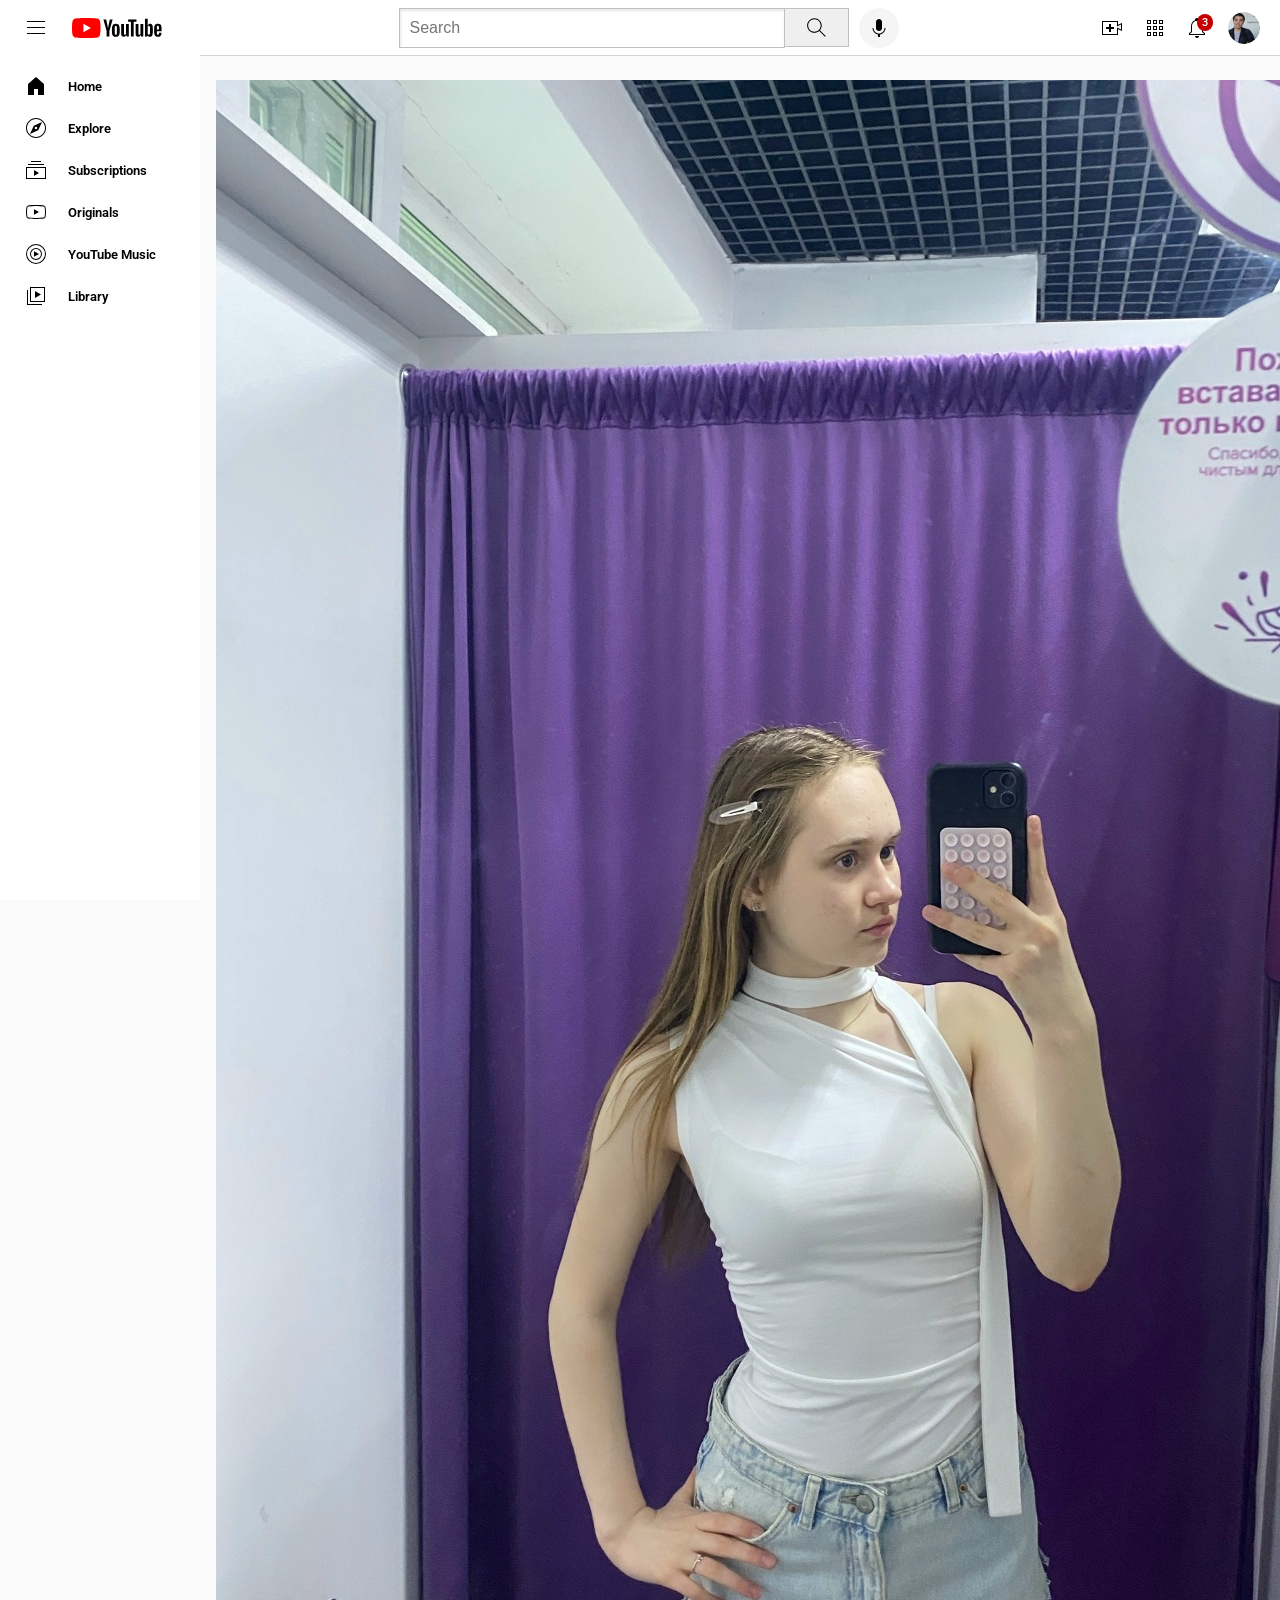
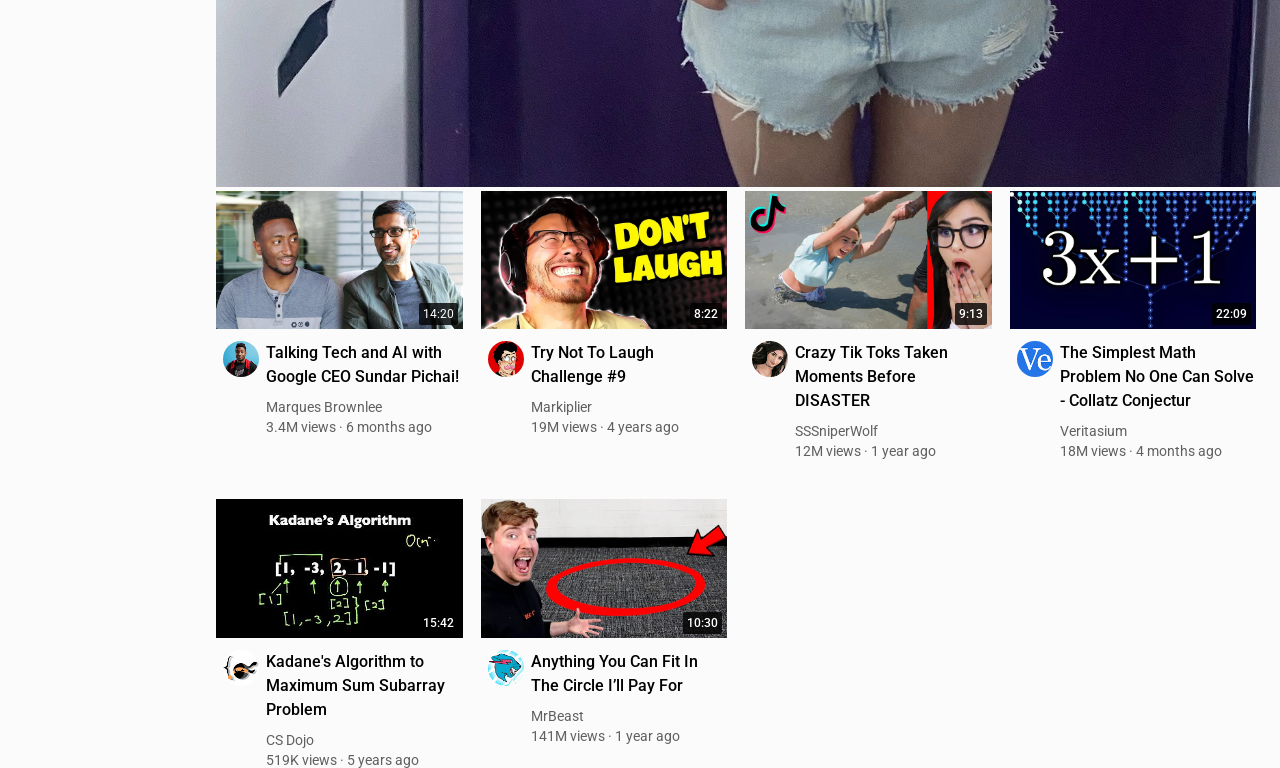
<file: index.html>
<!doctype html>
<html>
  <head>
    <title>YouTube.com</title>

    <link rel="preconnect" href="https://fonts.googleapis.com" />
    <link rel="preconnect" href="https://fonts.gstatic.com" crossorigin />
    <link
      href="https://fonts.googleapis.com/css2?family=Roboto:ital,wght@0,100..900;1,100..900&display=swap"
      rel="stylesheet"
    />

    <link rel="stylesheet" href="styles/general.css" />
    <link rel="stylesheet" href="styles/video.css" />
    <link rel="stylesheet" href="styles/header.css" />
  </head>

  <body style="padding-top: 80px">
    <img src="channel-pic/lizka.jpg" />
    <header class="header">
      <div class="left-section">
        <img class="humburger-menu" src="icons/hamburger-menu.svg" />
        <img class="youtube-logo" src="icons/youtube-logo.svg" />
      </div>
      <div class="middle-section">
        <input class="search-bar" type="text" placeholder="Search" />
        <button class="search-button">
          <img class="search-icon" src="icons/search.svg" />
          <div class="tooltip">Search</div>
        </button>
        <button class="voice-button">
          <div class="tooltip">Search with your voice</div>
          <img class="voice-icon" src="icons/voice-search-icon.svg" />
        </button>
      </div>
      <div class="right-section">
        <div class="upload-icon-div">
          <img class="upload-icon" src="icons/upload.svg" />
          <div class="tooltip">Create</div>
        </div>
        <div class="apps-icon-div">
          <img class="app-icon" src="icons/youtube-apps.svg" />
          <div class="tooltip">YouTube apps</div>
        </div>
        <div class="notifications-icon-div">
          <img class="notification-icon" src="icons/notifications.svg" />
          <div class="tooltip">Notifications</div>
          <div class="notifications-count">3</div>
        </div>
        <img class="my-channel-icon" src="channel-pic/my-channel.jpeg" />
      </div>
    </header>

    <nav class="sidebar">
      <div class="sidebar-link">
        <img src="icons/home.svg" />
        <div class="sidebar-text">Home</div>
      </div>
      <div class="sidebar-link">
        <img src="icons/explore.svg" />
        <div class="sidebar-text">Explore</div>
      </div>
      <div class="sidebar-link">
        <img src="icons/subscriptions.svg" />
        <div class="sidebar-text">Subscriptions</div>
      </div>
      <div class="sidebar-link">
        <img src="icons/originals.svg" />
        <div class="sidebar-text">Originals</div>
      </div>
      <div class="sidebar-link">
        <img src="icons/youtube-music.svg" />
        <div class="sidebar-text">YouTube Music</div>
      </div>
      <div class="sidebar-link">
        <img src="icons/library.svg" />
        <div class="sidebar-text">Library</div>
      </div>
    </nav>

    <main>
      <div class="video-grid">
        <div class="video-preview">
          <div class="thumbnail-row">
            <a href="https://www.youtube.com/watch?v=n2RNcPRtAiY">
              <img class="thumbnail" src="thumbnails\thumbnail-1.webp" />
            </a>
            <div class="video-time"><p>14:20</p></div>
          </div>

          <div class="video-info-grid">
            <div class="channel-picture">
              <div class="tooltip">
                <div style="display: flex">
                  <img
                    class="profile-picture-tooltip"
                    src="channel-pic/channel-1.jpeg"
                  />
                  <div class="tooltip-text">
                    <div class="channel-name">Marqeus Brownlee</div>
                    <div class="subscriber-count">15M subscribers</div>
                  </div>
                </div>
              </div>
              <a href="https://www.youtube.com/c/mkbhd">
                <img class="profile-picture" src="channel-pic/channel-1.jpeg" />
              </a>
            </div>
            <div class="video-info">
              <p class="video-title">
                <a
                  class="video-link"
                  href="https://www.youtube.com/watch?v=n2RNcPRtAiY"
                  >Talking Tech and AI with Google CEO Sundar Pichai!</a
                >
              </p>
              <p class="video-channel">Marques Brownlee</p>
              <p class="video-stats">3.4M views &#183; 6 months ago</p>
            </div>
          </div>
        </div>

        <div class="video-preview">
          <div class="thumbnail-row">
            <a href="https://www.youtube.com/watch?v=2Vv-J340910">
              <img class="thumbnail" src="thumbnails\thumbnail-2.webp" />
            </a>
            <div class="video-time">8:22</div>
          </div>

          <div class="video-info-grid">
            <div class="channel-picture">
              <div class="tooltip">
                <div style="display: flex">
                  <img
                    class="profile-picture-tooltip"
                    src="channel-pic/channel-2.jpeg"
                  />
                  <div class="tooltip-text">
                    <div class="channel-name">Markiplier</div>
                    <div class="subscriber-count">25M subscribers</div>
                  </div>
                </div>
              </div>
              <a href="https://www.youtube.com/c/markiplier">
                <img class="profile-picture" src="channel-pic/channel-2.jpeg" />
              </a>
            </div>
            <div class="video-info">
              <p class="video-title">
                <a
                  class="video-link"
                  href="https://www.youtube.com/watch?v=2Vv-J340910"
                  >Try Not To Laugh Challenge #9</a
                >
              </p>
              <p class="video-channel">Markiplier</p>
              <p class="video-stats">19M views &#183; 4 years ago</p>
            </div>
          </div>
        </div>

        <div class="video-preview">
          <div class="thumbnail-row">
            <a href="https://www.youtube.com/watch?v=FgjPQQeTh1w">
              <img class="thumbnail" src="thumbnails\thumbnail-3.webp" />
            </a>
            <div class="video-time">9:13</div>
          </div>

          <div class="video-info-grid">
            <div class="channel-picture">
              <div class="tooltip">
                <div style="display: flex">
                  <img
                    class="profile-picture-tooltip"
                    src="channel-pic/channel-3.jpeg"
                  />
                  <div class="tooltip-text">
                    <div class="channel-name">SSSniperWolf</div>
                    <div class="subscriber-count">6.4M subscribers</div>
                  </div>
                </div>
              </div>
              <a href="https://www.youtube.com/user/SSSniperWolf">
                <img class="profile-picture" src="channel-pic/channel-3.jpeg" />
              </a>
            </div>
            <div class="video-info">
              <p class="video-title">
                <a
                  class="video-link"
                  href="https://www.youtube.com/watch?v=FgjPQQeTh1w"
                  >Crazy Tik Toks Taken Moments Before DISASTER</a
                >
              </p>
              <p class="video-channel">SSSniperWolf</p>
              <p class="video-stats">12M views &#183; 1 year ago</p>
            </div>
          </div>
        </div>

        <div class="video-preview">
          <div class="thumbnail-row">
            <a href="https://www.youtube.com/watch?v=094y1Z2wpJg">
              <img class="thumbnail" src="thumbnails\thumbnail-4.webp" />
            </a>
            <div class="video-time">22:09</div>
          </div>

          <div class="video-info-grid">
            <div class="channel-picture">
              <div class="tooltip">
                <div style="display: flex">
                  <img
                    class="profile-picture-tooltip"
                    src="channel-pic/channel-4.jpeg"
                  />
                  <div class="tooltip-text">
                    <div class="channel-name">Veritasium</div>
                    <div class="subscriber-count">9.9M subscribers</div>
                  </div>
                </div>
              </div>
              <a href="https://www.youtube.com/c/veritasium">
                <img class="profile-picture" src="channel-pic/channel-4.jpeg" />
              </a>
            </div>
            <div class="video-info">
              <p class="video-title">
                <a
                  class="video-link"
                  href="https://www.youtube.com/watch?v=094y1Z2wpJg"
                >
                  The Simplest Math Problem No One Can Solve - Collatz Conjectur
                </a>
              </p>
              <p class="video-channel">Veritasium</p>
              <p class="video-stats">18M views &#183; 4 months ago</p>
            </div>
          </div>
        </div>

        <div class="video-preview">
          <div class="thumbnail-row">
            <a href="https://www.youtube.com/watch?v=86CQq3pKSUw">
              <img class="thumbnail" src="thumbnails\thumbnail-5.webp" />
            </a>
            <div class="video-time">15:42</div>
          </div>

          <div class="video-info-grid">
            <div class="channel-picture">
              <div class="tooltip">
                <div style="display: flex">
                  <img
                    class="profile-picture-tooltip"
                    src="channel-pic/channel-5.jpeg"
                  />
                  <div class="tooltip-text">
                    <div class="channel-name">Marqeus Brownlee</div>
                    <div class="subscriber-count">15M subscribers</div>
                  </div>
                </div>
              </div>
              <a href="https://www.youtube.com/c/CSDojo">
                <img class="profile-picture" src="channel-pic/channel-5.jpeg" />
              </a>
            </div>
            <div class="video-info">
              <p class="video-title">
                <a
                  class="video-link"
                  href="https://www.youtube.com/watch?v=86CQq3pKSUw"
                >
                  Kadane's Algorithm to Maximum Sum Subarray Problem
                </a>
              </p>
              <p class="video-channel">CS Dojo</p>
              <p class="video-stats">519K views &#183; 5 years ago</p>
            </div>
          </div>
        </div>

        <div class="video-preview">
          <div class="thumbnail-row">
            <a href="https://www.youtube.com/watch?v=yXWw0_UfSFg">
              <img class="thumbnail" src="thumbnails\thumbnail-6.webp" />
            </a>
            <div class="video-time">10:30</div>
          </div>

          <div class="video-info-grid">
            <div class="channel-picture">
              <div class="tooltip">
                <div style="display: flex">
                  <img
                    class="profile-picture-tooltip"
                    src="channel-pic/channel-6.jpeg"
                  />
                  <div class="tooltip-text">
                    <div class="channel-name">MrBeast</div>
                    <div class="subscriber-count">106M subscribers</div>
                  </div>
                </div>
              </div>
              <a
                href="https://www.youtube.com/channel/UCX6OQ3DkcsbYNE6H8uQQuVA"
              >
                <img class="profile-picture" src="channel-pic/channel-6.jpeg" />
              </a>
            </div>
            <div class="video-info">
              <p class="video-title">
                <a
                  class="video-link"
                  href="https://www.youtube.com/watch?v=yXWw0_UfSFg"
                >
                  Anything You Can Fit In The Circle I’ll Pay For
                </a>
              </p>
              <p class="video-channel">MrBeast</p>
              <p class="video-stats">141M views &#183; 1 year ago</p>
            </div>
          </div>
        </div>
      </div>
    </main>
  </body>
</html>
</file>
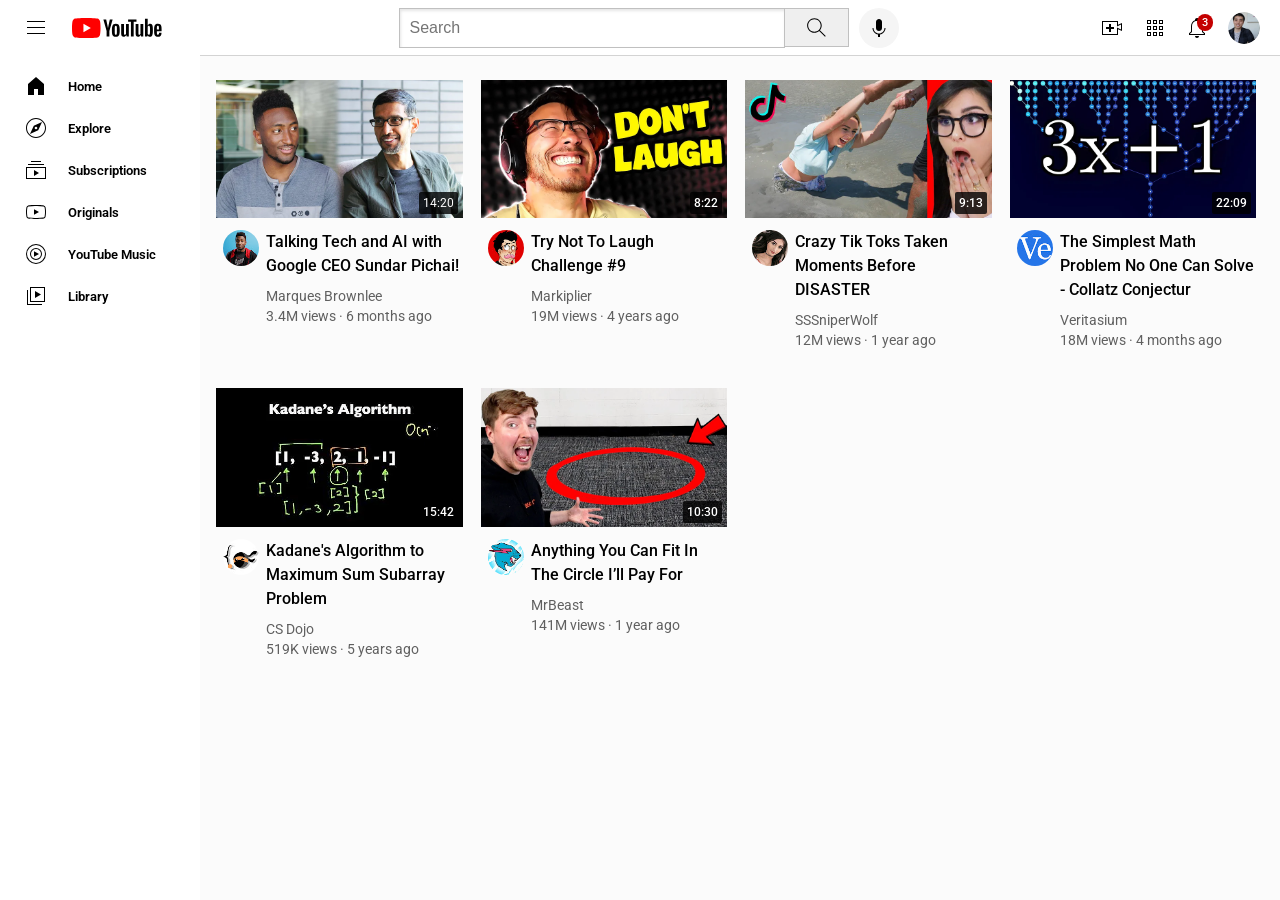
<file: youtube.html>
<!doctype html>
<html>
  <head>
    <title>YouTube.com</title>

    <link rel="preconnect" href="https://fonts.googleapis.com" />
    <link rel="preconnect" href="https://fonts.gstatic.com" crossorigin />
    <link
      href="https://fonts.googleapis.com/css2?family=Roboto:ital,wght@0,100..900;1,100..900&display=swap"
      rel="stylesheet"
    />

    <link rel="stylesheet" href="styles/general.css" />
    <link rel="stylesheet" href="styles/video.css" />
    <link rel="stylesheet" href="styles/header.css" />
  </head>

  <body style="padding-top: 80px">
    <header class="header">
      <div class="left-section">
        <img class="humburger-menu" src="icons/hamburger-menu.svg" />
        <img class="youtube-logo" src="icons/youtube-logo.svg" />
      </div>
      <div class="middle-section">
        <input class="search-bar" type="text" placeholder="Search" />
        <button class="search-button">
          <img class="search-icon" src="icons/search.svg" />
          <div class="tooltip">Search</div>
        </button>
        <button class="voice-button">
          <div class="tooltip">Search with your voice</div>
          <img class="voice-icon" src="icons/voice-search-icon.svg" />
        </button>
      </div>
      <div class="right-section">
        <div class="upload-icon-div">
          <img class="upload-icon" src="icons/upload.svg" />
          <div class="tooltip">Create</div>
        </div>
        <div class="apps-icon-div">
          <img class="app-icon" src="icons/youtube-apps.svg" />
          <div class="tooltip">YouTube apps</div>
        </div>
        <div class="notifications-icon-div">
          <img class="notification-icon" src="icons/notifications.svg" />
          <div class="tooltip">Notifications</div>
          <div class="notifications-count">3</div>
        </div>
        <img class="my-channel-icon" src="channel-pic/my-channel.jpeg" />
      </div>
    </header>

    <nav class="sidebar">
      <div class="sidebar-link">
        <img src="icons/home.svg" />
        <div class="sidebar-text">Home</div>
      </div>
      <div class="sidebar-link">
        <img src="icons/explore.svg" />
        <div class="sidebar-text">Explore</div>
      </div>
      <div class="sidebar-link">
        <img src="icons/subscriptions.svg" />
        <div class="sidebar-text">Subscriptions</div>
      </div>
      <div class="sidebar-link">
        <img src="icons/originals.svg" />
        <div class="sidebar-text">Originals</div>
      </div>
      <div class="sidebar-link">
        <img src="icons/youtube-music.svg" />
        <div class="sidebar-text">YouTube Music</div>
      </div>
      <div class="sidebar-link">
        <img src="icons/library.svg" />
        <div class="sidebar-text">Library</div>
      </div>
    </nav>

    <main>
      <div class="video-grid">
        <div class="video-preview">
          <div class="thumbnail-row">
            <a href="https://www.youtube.com/watch?v=n2RNcPRtAiY">
              <img class="thumbnail" src="thumbnails\thumbnail-1.webp" />
            </a>
            <div class="video-time"><p>14:20</p></div>
          </div>

          <div class="video-info-grid">
            <div class="channel-picture">
              <div class="tooltip">
                <div style="display: flex">
                  <img
                    class="profile-picture-tooltip"
                    src="channel-pic/channel-1.jpeg"
                  />
                  <div class="tooltip-text">
                    <div class="channel-name">Marqeus Brownlee</div>
                    <div class="subscriber-count">15M subscribers</div>
                  </div>
                </div>
              </div>
              <a href="https://www.youtube.com/c/mkbhd">
                <img class="profile-picture" src="channel-pic/channel-1.jpeg" />
              </a>
            </div>
            <div class="video-info">
              <p class="video-title">
                <a
                  class="video-link"
                  href="https://www.youtube.com/watch?v=n2RNcPRtAiY"
                  >Talking Tech and AI with Google CEO Sundar Pichai!</a
                >
              </p>
              <p class="video-channel">Marques Brownlee</p>
              <p class="video-stats">3.4M views &#183; 6 months ago</p>
            </div>
          </div>
        </div>

        <div class="video-preview">
          <div class="thumbnail-row">
            <a href="https://www.youtube.com/watch?v=2Vv-J340910">
              <img class="thumbnail" src="thumbnails\thumbnail-2.webp" />
            </a>
            <div class="video-time">8:22</div>
          </div>

          <div class="video-info-grid">
            <div class="channel-picture">
              <div class="tooltip">
                <div style="display: flex">
                  <img
                    class="profile-picture-tooltip"
                    src="channel-pic/channel-2.jpeg"
                  />
                  <div class="tooltip-text">
                    <div class="channel-name">Markiplier</div>
                    <div class="subscriber-count">25M subscribers</div>
                  </div>
                </div>
              </div>
              <a href="https://www.youtube.com/c/markiplier">
                <img class="profile-picture" src="channel-pic/channel-2.jpeg" />
              </a>
            </div>
            <div class="video-info">
              <p class="video-title">
                <a
                  class="video-link"
                  href="https://www.youtube.com/watch?v=2Vv-J340910"
                  >Try Not To Laugh Challenge #9</a
                >
              </p>
              <p class="video-channel">Markiplier</p>
              <p class="video-stats">19M views &#183; 4 years ago</p>
            </div>
          </div>
        </div>

        <div class="video-preview">
          <div class="thumbnail-row">
            <a href="https://www.youtube.com/watch?v=FgjPQQeTh1w">
              <img class="thumbnail" src="thumbnails\thumbnail-3.webp" />
            </a>
            <div class="video-time">9:13</div>
          </div>

          <div class="video-info-grid">
            <div class="channel-picture">
              <div class="tooltip">
                <div style="display: flex">
                  <img
                    class="profile-picture-tooltip"
                    src="channel-pic/channel-3.jpeg"
                  />
                  <div class="tooltip-text">
                    <div class="channel-name">SSSniperWolf</div>
                    <div class="subscriber-count">6.4M subscribers</div>
                  </div>
                </div>
              </div>
              <a href="https://www.youtube.com/user/SSSniperWolf">
                <img class="profile-picture" src="channel-pic/channel-3.jpeg" />
              </a>
            </div>
            <div class="video-info">
              <p class="video-title">
                <a
                  class="video-link"
                  href="https://www.youtube.com/watch?v=FgjPQQeTh1w"
                  >Crazy Tik Toks Taken Moments Before DISASTER</a
                >
              </p>
              <p class="video-channel">SSSniperWolf</p>
              <p class="video-stats">12M views &#183; 1 year ago</p>
            </div>
          </div>
        </div>

        <div class="video-preview">
          <div class="thumbnail-row">
            <a href="https://www.youtube.com/watch?v=094y1Z2wpJg">
              <img class="thumbnail" src="thumbnails\thumbnail-4.webp" />
            </a>
            <div class="video-time">22:09</div>
          </div>

          <div class="video-info-grid">
            <div class="channel-picture">
              <div class="tooltip">
                <div style="display: flex">
                  <img
                    class="profile-picture-tooltip"
                    src="channel-pic/channel-4.jpeg"
                  />
                  <div class="tooltip-text">
                    <div class="channel-name">Veritasium</div>
                    <div class="subscriber-count">9.9M subscribers</div>
                  </div>
                </div>
              </div>
              <a href="https://www.youtube.com/c/veritasium">
                <img class="profile-picture" src="channel-pic/channel-4.jpeg" />
              </a>
            </div>
            <div class="video-info">
              <p class="video-title">
                <a
                  class="video-link"
                  href="https://www.youtube.com/watch?v=094y1Z2wpJg"
                >
                  The Simplest Math Problem No One Can Solve - Collatz Conjectur
                </a>
              </p>
              <p class="video-channel">Veritasium</p>
              <p class="video-stats">18M views &#183; 4 months ago</p>
            </div>
          </div>
        </div>

        <div class="video-preview">
          <div class="thumbnail-row">
            <a href="https://www.youtube.com/watch?v=86CQq3pKSUw">
              <img class="thumbnail" src="thumbnails\thumbnail-5.webp" />
            </a>
            <div class="video-time">15:42</div>
          </div>

          <div class="video-info-grid">
            <div class="channel-picture">
              <div class="tooltip">
                <div style="display: flex">
                  <img
                    class="profile-picture-tooltip"
                    src="channel-pic/channel-5.jpeg"
                  />
                  <div class="tooltip-text">
                    <div class="channel-name">Marqeus Brownlee</div>
                    <div class="subscriber-count">15M subscribers</div>
                  </div>
                </div>
              </div>
              <a href="https://www.youtube.com/c/CSDojo">
                <img class="profile-picture" src="channel-pic/channel-5.jpeg" />
              </a>
            </div>
            <div class="video-info">
              <p class="video-title">
                <a
                  class="video-link"
                  href="https://www.youtube.com/watch?v=86CQq3pKSUw"
                >
                  Kadane's Algorithm to Maximum Sum Subarray Problem
                </a>
              </p>
              <p class="video-channel">CS Dojo</p>
              <p class="video-stats">519K views &#183; 5 years ago</p>
            </div>
          </div>
        </div>

        <div class="video-preview">
          <div class="thumbnail-row">
            <a href="https://www.youtube.com/watch?v=yXWw0_UfSFg">
              <img class="thumbnail" src="thumbnails\thumbnail-6.webp" />
            </a>
            <div class="video-time">10:30</div>
          </div>

          <div class="video-info-grid">
            <div class="channel-picture">
              <div class="tooltip">
                <div style="display: flex">
                  <img
                    class="profile-picture-tooltip"
                    src="channel-pic/channel-6.jpeg"
                  />
                  <div class="tooltip-text">
                    <div class="channel-name">MrBeast</div>
                    <div class="subscriber-count">106M subscribers</div>
                  </div>
                </div>
              </div>
              <a
                href="https://www.youtube.com/channel/UCX6OQ3DkcsbYNE6H8uQQuVA"
              >
                <img class="profile-picture" src="channel-pic/channel-6.jpeg" />
              </a>
            </div>
            <div class="video-info">
              <p class="video-title">
                <a
                  class="video-link"
                  href="https://www.youtube.com/watch?v=yXWw0_UfSFg"
                >
                  Anything You Can Fit In The Circle I’ll Pay For
                </a>
              </p>
              <p class="video-channel">MrBeast</p>
              <p class="video-stats">141M views &#183; 1 year ago</p>
            </div>
          </div>
        </div>
      </div>
    </main>
  </body>
</html>
</file>
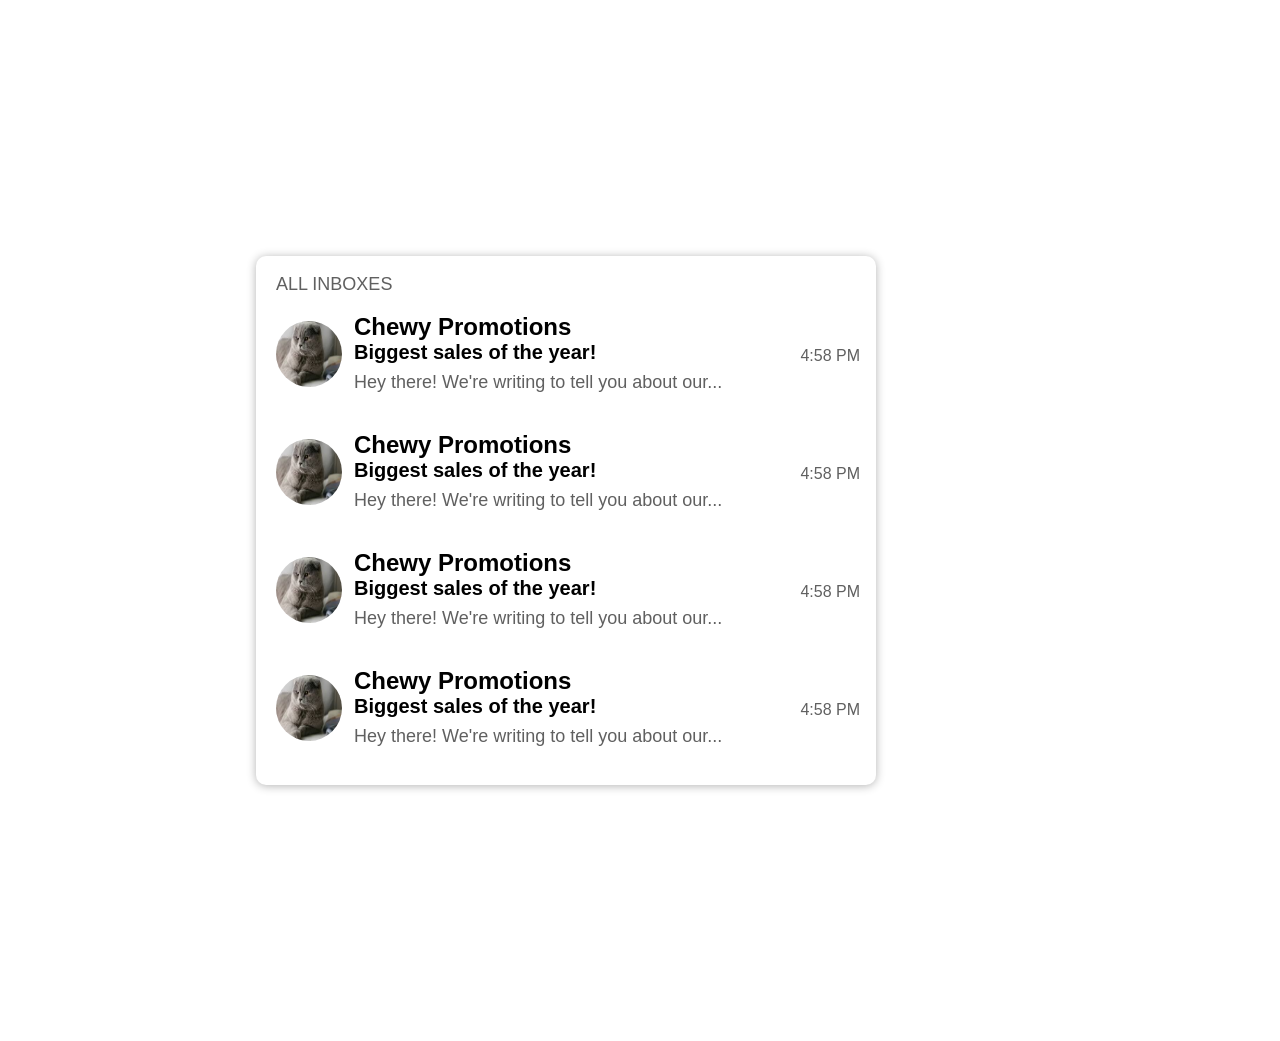
<file: education-ex/tweets.html>
<!doctype html>

<html>
  <head>
    <title>Pets tweets</title>

    <style>
      .main-mail {
        display: flex;
        flex-direction: column;
        box-shadow: 0 1px 10px rgba(0, 0, 0, 0.3);
        border-radius: 10px;
        max-width: 600px;
        padding-left: 20px;
        width: 450;
      }

      .all-inboxes {
        display: flex;
      }

      .all-inboxes-text {
        font-family: 'Arial';
        font-size: 18px;
        color: rgb(96, 96, 96);
      }

      .user-letter {
        display: flex;
        flex-direction: row;
        align-items: top;
        margin-bottom: 20px;
      }

      .user-image {
        height: 66px;
        width: 66px;
        border-radius: 50px;
      }

      .image-div {
        display: flex;
        padding-right: 12px;
        padding-top: 8px;
      }

      .all-info-div {
        display: flex;
        flex-direction: column;
        width: 600px;
      }

      .letter-info {
        display: flex;
        flex: 1;
        justify-content: space-between;
      }

      .who-about {
        display: inline-block;
      }

      .letter-time {
        display: inline-block;
        padding-top: 18px;
        margin-right: 16px;
      }

      .letter-text {
        flex: 1;
        margin-top: -12px;
      }
    </style>
  </head>
  <body style="margin: 256px">
    <div class="main-mail">
      <div class="all-inboxes">
        <p class="all-inboxes-text">ALL INBOXES</p>
      </div>
      <div class="user-letter">
        <div class="image-div"><img class="user-image" src="cat_1.jfif" /></div>
        <div class="all-info-div">
          <div class="letter-info">
            <div class="who-about">
              <p style="font-size: 24px; font-weight: bold; font-family: Arial, Helvetica, sans-serif; margin: 0;">Chewy Promotions</p><p style="font-size: 20px; font-weight: bold; font-family: Arial, Helvetica, sans-serif; margin-top: 0;">Biggest sales of the year!</p>
            </div>
            <div class="letter-time">
              <p style="color: rgb(96, 96, 96); font-family: Arial, Helvetica, sans-serif;">4:58 PM</p>
            </div>
          </div>
          <div class="letter-text">
            <P style="color: rgb(96, 96, 96); font-family: Arial, Helvetica, sans-serif; font-size: 18px; margin-top: 0;">
              Hey there! We're writing to tell you about our...
            </P>
          </div>
        </div>
      </div>

      <div class="user-letter">
        <div class="image-div"><img class="user-image" src="cat_1.jfif" /></div>
        <div class="all-info-div">
          <div class="letter-info">
            <div class="who-about">
              <p style="font-size: 24px; font-weight: bold; font-family: Arial, Helvetica, sans-serif; margin: 0;">Chewy Promotions</p><p style="font-size: 20px; font-weight: bold; font-family: Arial, Helvetica, sans-serif; margin-top: 0;">Biggest sales of the year!</p>
            </div>
            <div class="letter-time">
              <p style="color: rgb(96, 96, 96); font-family: Arial, Helvetica, sans-serif;">4:58 PM</p>
            </div>
          </div>
          <div class="letter-text">
            <P style="color: rgb(96, 96, 96); font-family: Arial, Helvetica, sans-serif; font-size: 18px; margin-top: 0;">
              Hey there! We're writing to tell you about our...
            </P>
          </div>
        </div>
      </div>

      <div class="user-letter">
        <div class="image-div"><img class="user-image" src="cat_1.jfif" /></div>
        <div class="all-info-div">
          <div class="letter-info">
            <div class="who-about">
              <p style="font-size: 24px; font-weight: bold; font-family: Arial, Helvetica, sans-serif; margin: 0;">Chewy Promotions</p><p style="font-size: 20px; font-weight: bold; font-family: Arial, Helvetica, sans-serif; margin-top: 0;">Biggest sales of the year!</p>
            </div>
            <div class="letter-time">
              <p style="color: rgb(96, 96, 96); font-family: Arial, Helvetica, sans-serif;">4:58 PM</p>
            </div>
          </div>
          <div class="letter-text">
            <P style="color: rgb(96, 96, 96); font-family: Arial, Helvetica, sans-serif; font-size: 18px; margin-top: 0;">
              Hey there! We're writing to tell you about our...
            </P>
          </div>
        </div>
      </div>

      <div class="user-letter">
        <div class="image-div"><img class="user-image" src="cat_1.jfif" /></div>
        <div class="all-info-div">
          <div class="letter-info">
            <div class="who-about">
              <p style="font-size: 24px; font-weight: bold; font-family: Arial, Helvetica, sans-serif; margin: 0;">Chewy Promotions</p><p style="font-size: 20px; font-weight: bold; font-family: Arial, Helvetica, sans-serif; margin-top: 0;">Biggest sales of the year!</p>
            </div>
            <div class="letter-time">
              <p style="color: rgb(96, 96, 96); font-family: Arial, Helvetica, sans-serif;">4:58 PM</p>
            </div>
          </div>
          <div class="letter-text">
            <P style="color: rgb(96, 96, 96); font-family: Arial, Helvetica, sans-serif; font-size: 18px; margin-top: 0;">
              Hey there! We're writing to tell you about our...
            </P>
          </div>
        </div>
      </div>
    </div>
  </body>
</html>
</file>
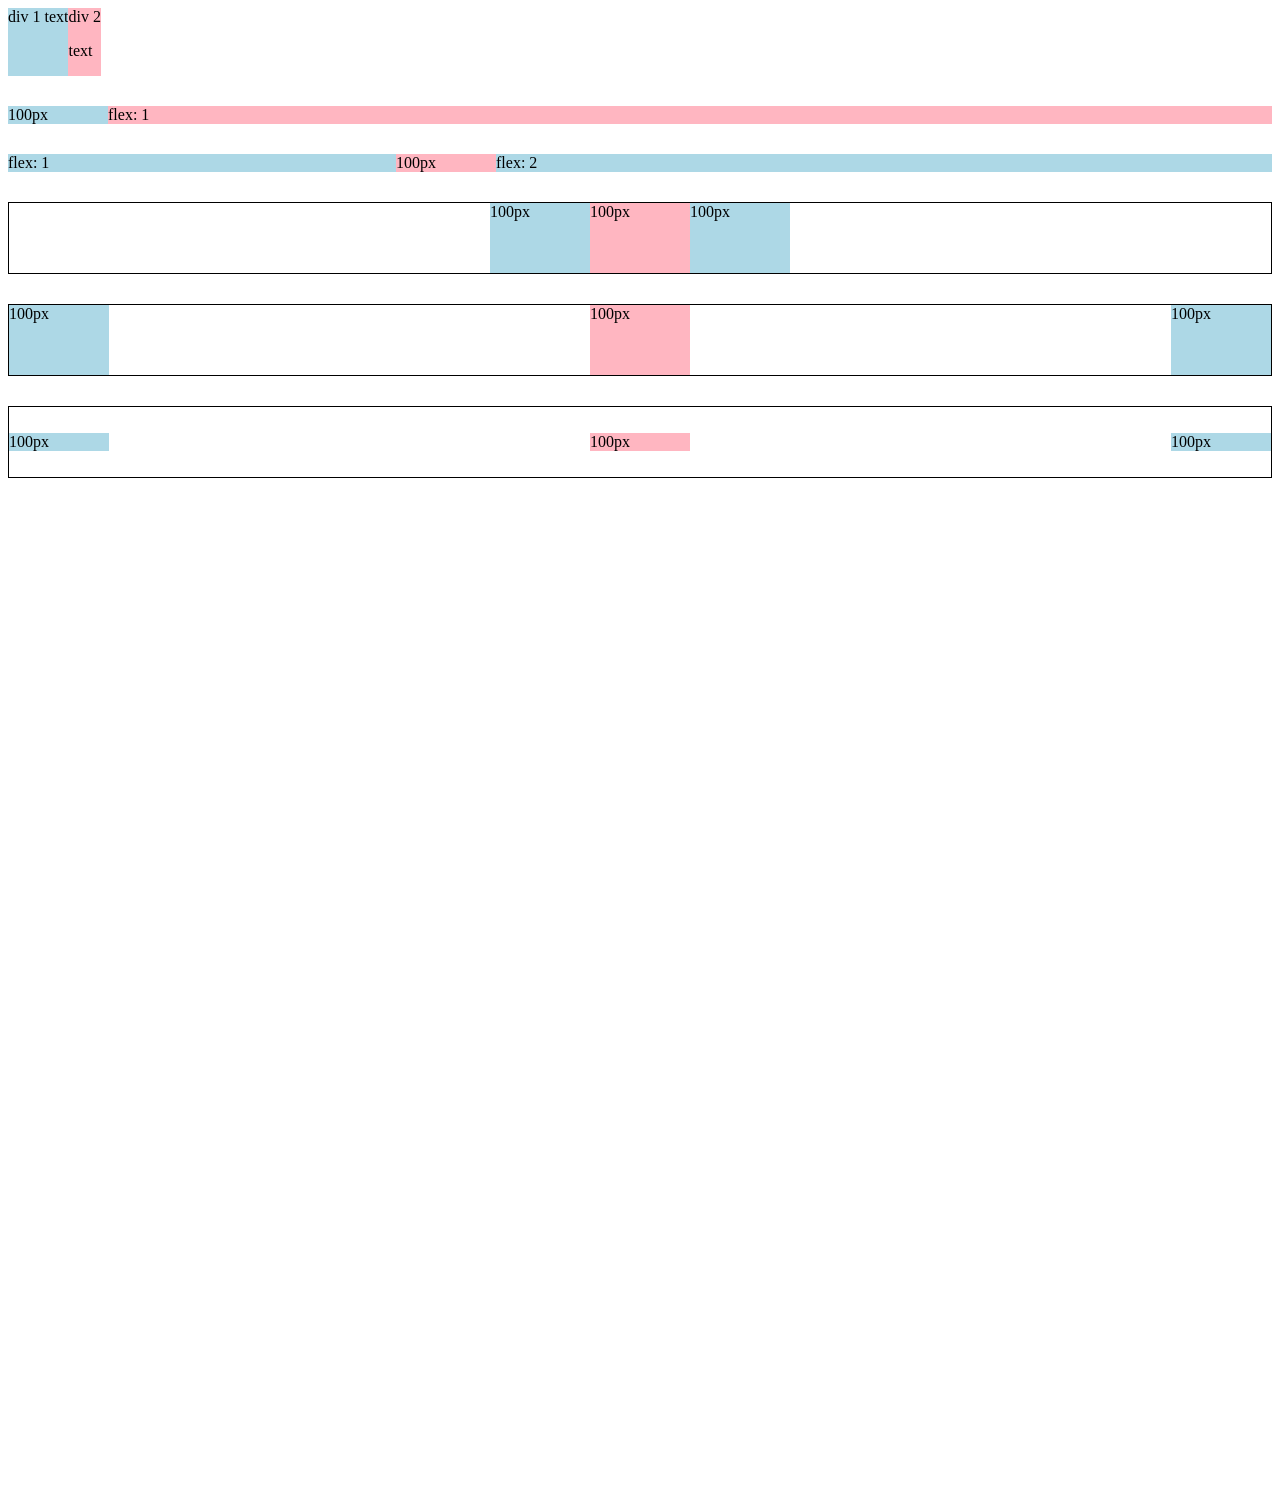
<file: intro-to-html/flexbox.html>
<!doctype html>

<html>
  <head>
    <title>Flexbox Practise</title>
  </head>

  <body style="padding-bottom: 1000px">
    <div style="display: flex; flex-direction: row">
      <div style="background-color: lightblue">div 1 text</div>
      <div style="background-color: lightpink">
        div 2
        <p>text</p>
      </div>
    </div>

    <div style="display: flex; flex-direction: row; margin-top: 30px">
      <div style="background-color: lightblue; width: 100px">100px</div>
      <div style="background-color: lightpink; flex: 1">flex: 1</div>
    </div>

    <div style="display: flex; flex-direction: row; margin-top: 30px">
      <div style="background-color: lightblue; flex: 1">flex: 1</div>
      <div style="background-color: lightpink; width: 100px">100px</div>
      <div style="background-color: lightblue; flex: 2">flex: 2</div>
    </div>

    <div
      style="
        display: flex;
        flex-direction: row;
        margin-top: 30px;
        height: 70px;
        border-width: 1px;
        border-style: solid;
        justify-content: center;
      ">

      <div style="background-color: lightblue; width: 100px">100px</div>
      <div style="background-color: lightpink; width: 100px">100px</div>
      <div style="background-color: lightblue; width: 100px">100px</div>
    </div>

    <div
      style="
        display: flex;
        flex-direction: row;
        margin-top: 30px;
        height: 70px;
        border-width: 1px;
        border-style: solid;
        justify-content: space-between;
      ">
      
      <div style="background-color: lightblue; width: 100px">100px</div>
      <div style="background-color: lightpink; width: 100px">100px</div>
      <div style="background-color: lightblue; width: 100px">100px</div>
    </div>

    <div
      style="
        display: flex;
        flex-direction: row;
        margin-top: 30px;
        height: 70px;
        border-width: 1px;
        border-style: solid;
        justify-content: space-between;
        align-items: center;
      ">
      
      <div style="background-color: lightblue; width: 100px">100px</div>
      <div style="background-color: lightpink; width: 100px">100px</div>
      <div style="background-color: lightblue; width: 100px">100px</div>
    </div>
  </body>
</html>
</file>
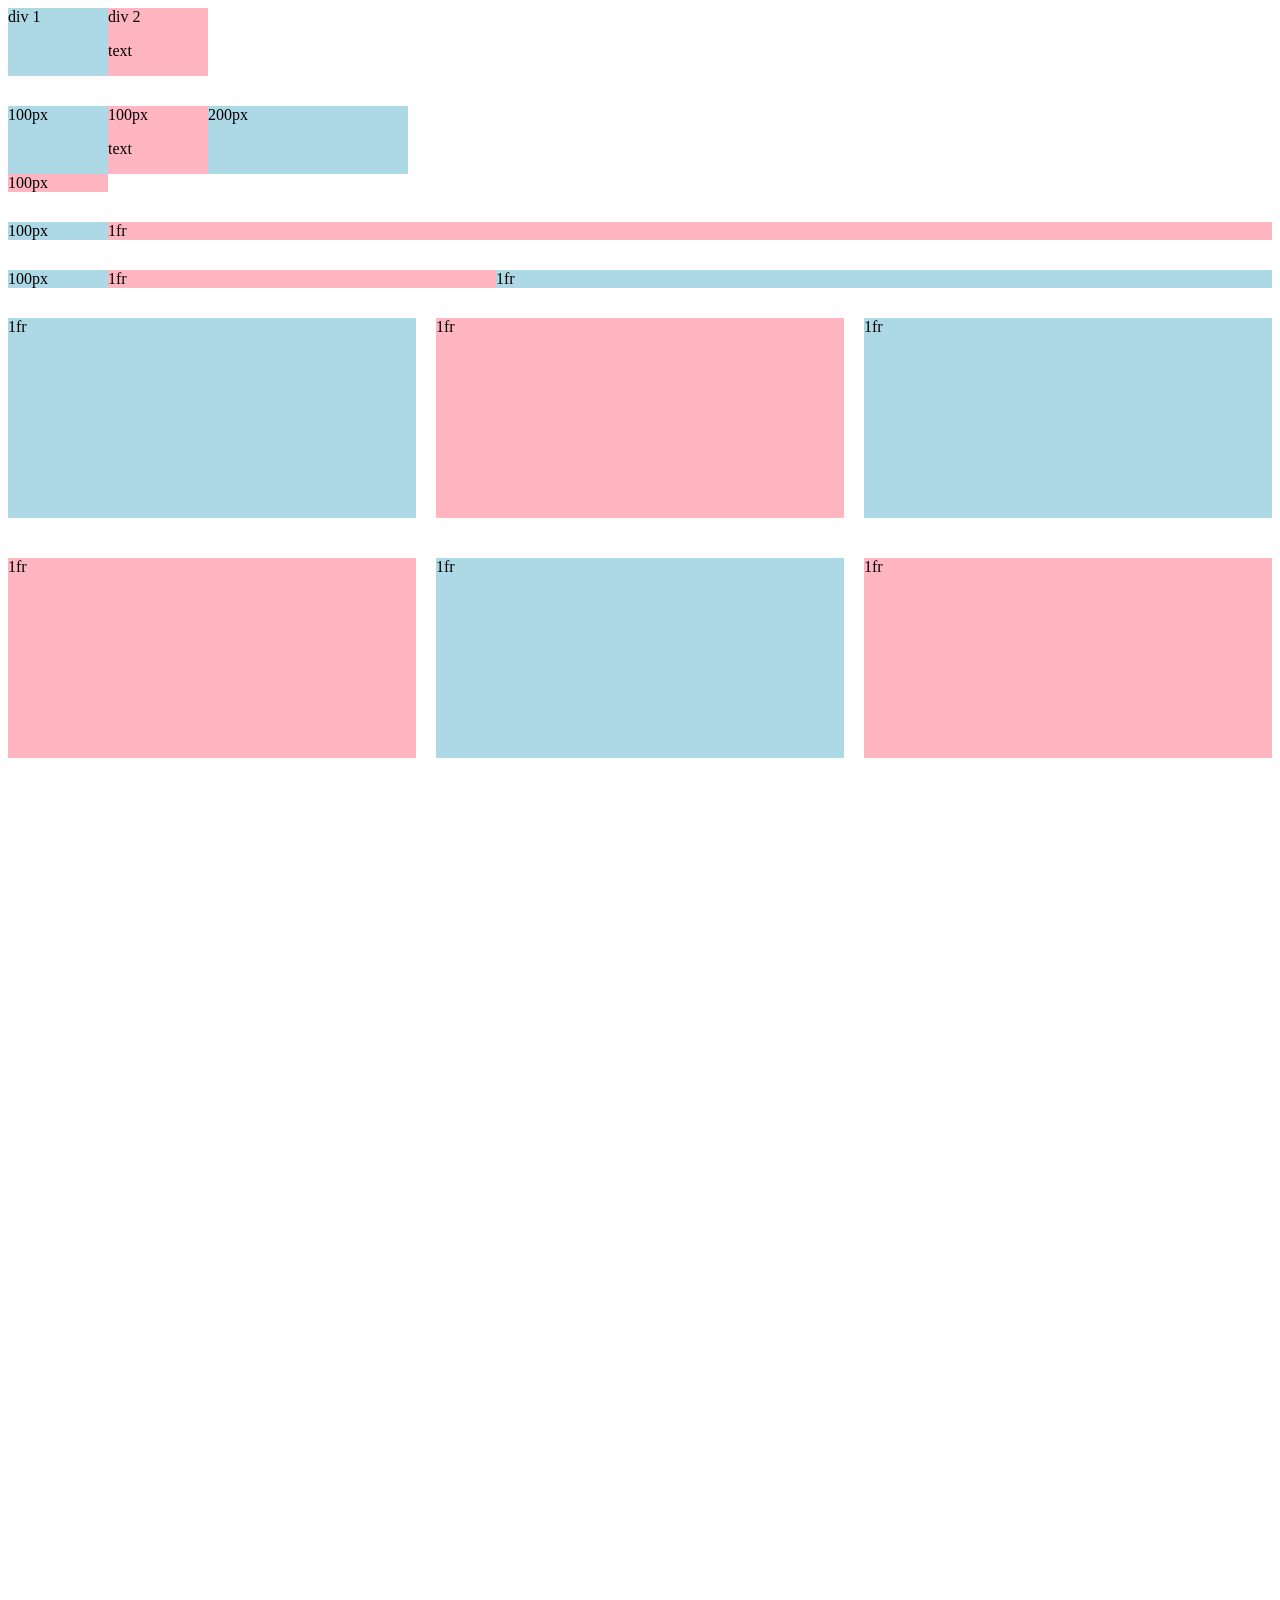
<file: intro-to-html/grid.html>
<!doctype html>

<html>
  <head>
    <title>Grid practise</title>
  </head>
  <body style="padding-bottom: 1000px;">
    <div style="display: grid; grid-template-columns: 100px 100px">
      <div style="background-color: lightblue">div 1</div>
      <div style="background-color: lightpink">
        div 2
        <p>text</p>
      </div>
    </div>

    <div
      style="
        display: grid;
        grid-template-columns: 100px 100px 200px;
        margin-top: 30px;
      "
    >
      <div style="background-color: lightblue">100px</div>
      <div style="background-color: lightpink">
        100px
        <p>text</p>
      </div>
      <div style="background-color: lightblue">200px</div>
      <div style="background-color: lightpink">100px</div>
    </div>

    <div
      style="display: grid; grid-template-columns: 100px 1fr; margin-top: 30px"
    >
      <div style="background-color: lightblue">100px</div>
      <div style="background-color: lightpink">1fr</div>
    </div>

    <div
      style="
        display: grid;
        grid-template-columns: 100px 1fr 2fr;
        margin-top: 30px;
      "
    >
      <div style="background-color: lightblue">100px</div>
      <div style="background-color: lightpink">1fr</div>
      <div style="background-color: lightblue">1fr</div>
    </div>

    <div
      style="
        display: grid;
        grid-template-columns: 1fr 1fr 1fr;
        margin-top: 30px;
        column-gap: 20px;
        row-gap: 40px;
      "
    >
      <div style="background-color: lightblue; height: 200px;">1fr </div>
      <div style="background-color: lightpink; height: 200px;">1fr</div>
      <div style="background-color: lightblue; height: 200px;">1fr</div>
      <div style="background-color: lightpink; height: 200px;">1fr</div>
      <div style="background-color: lightblue; height: 200px;">1fr</div>
      <div style="background-color: lightpink; height: 200px;">1fr</div>
    </div>
  </body>
</html>
</file>
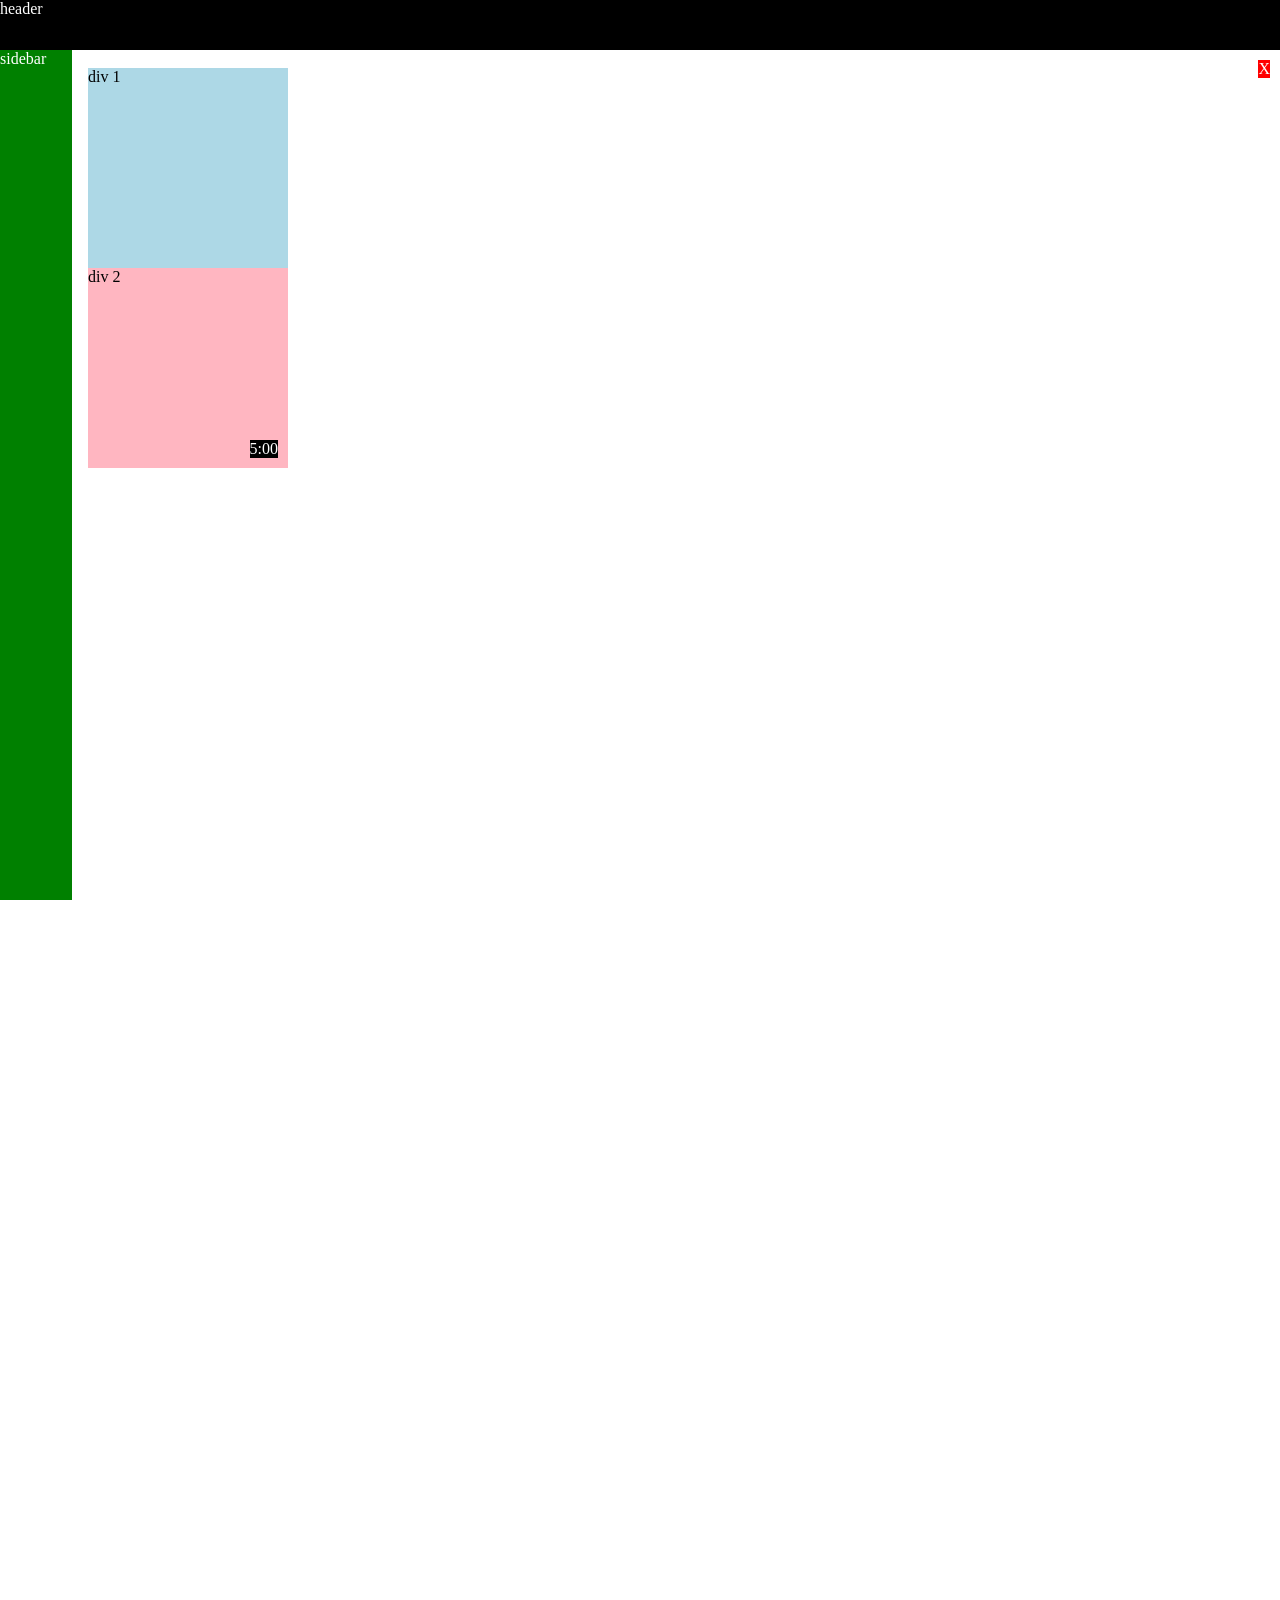
<file: intro-to-html/pisition.html>
<!doctype html>

<html>
  <head>
    <title>position</title>
  </head>
  <body style="height: 3000px; padding-top: 60px; padding-left: 80px">
    <div
      style="
        background-color: black;
        color: white;
        position: fixed;
        top: 0;
        left: 0;
        right: 0;
        height: 50px;
        z-index: 100;
      "
    >
      header
    </div>

    <div
      style="
        background-color: green;
        color: white;
        position: fixed;
        left: 0;
        bottom: 0;
        top: 50px;
        width: 72px;
      "
    >
      sidebar
    </div>

    <div
      style="
        position: absolute;
        background-color: red;
        color: white;
        right: 10px;
        top: 60px;
      "
    >
      X
    </div>

    <div
      style="
        background-color: lightblue;
        height: 200px;
        width: 200px;
        position: static;
      "
    >
      div 1
    </div>
    <div
      style="
        background-color: lightpink;
        height: 200px;
        width: 200px;
        position: relative;
      "
    >
      <div
        style="
          position: absolute;
          background-color: black;
          color: white;
          bottom: 10px;
          right: 10px;
        "
      >
        5:00
      </div>
      div 2
    </div>
  </body>
</html>
</file>
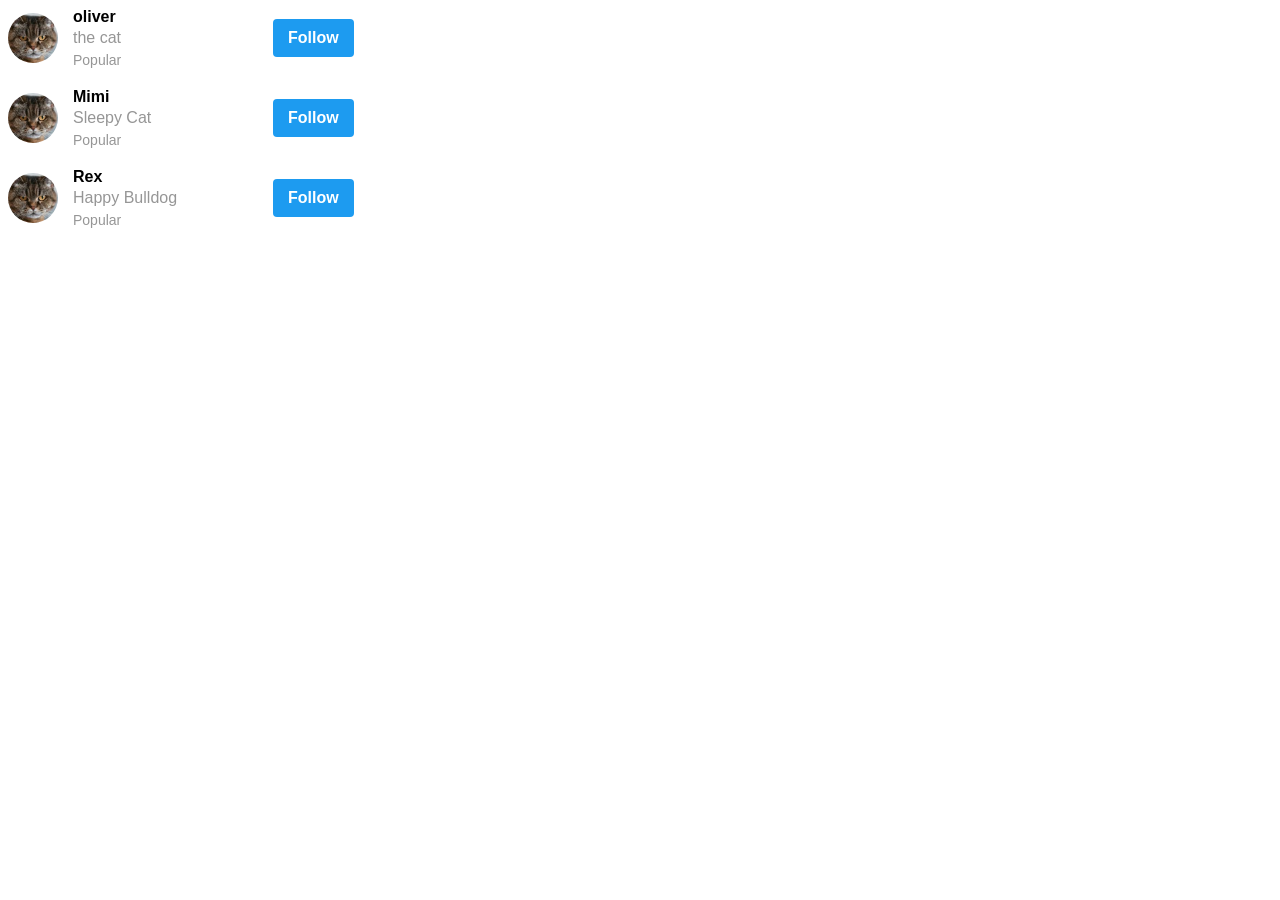
<file: intro-to-html/text.html>
<html>
  <head>
    <style>
      p {
        font-family: Arial;
        margin-top: 0;
        margin-bottom: 0;
      }

      .row {
        display: flex;
        flex-direction: row;
        align-items: center;
        margin-bottom: 20px;
      }

      .profile-picture {
        height: 50px;
        width: 50px;
        object-fit: cover;
        border-radius: 25px;
        margin-right: 15px;
      }

      .info {
        width: 200px;
      }

      .name {
        font-weight: bold;
        margin-bottom: 3px;
      }

      .handle {
        color: rgb(150, 150, 150);
        margin-bottom: 5px;
      }

      .category {
        color: rgb(150, 150, 150);
        font-size: 14px;
      }

      .follow-button {
        background-color: rgb(29, 155, 240);
        color: white;
        border: none;
        font-size: 16px;
        font-weight: bold;
        padding-top: 10px;
        padding-bottom: 10px;
        padding-left: 15px;
        padding-right: 15px;
        border-radius: 4px;
        cursor: pointer;
        transition: transform 0.2s ease;
      }

      .follow-button:hover {
        opacity: 0.8;
      }

      .follow-button:active {
        transform: scale(1.1);
        opacity: 1;
      }
    </style>
  </head>
  <body>
    <div class="row">
      <img class="profile-picture" src="cat-pic.jfif" />
      <div class="info">
        <p class="name">oliver</p>
        <p class="handle">the cat</p>
        <p class="category">Popular</p>
      </div>
      <button class="follow-button">Follow</button>
    </div>

    <div class="row">
      <img class="profile-picture" src="cat-pic.jfif" />
      <div class="info">
        <p class="name">Mimi</p>
        <p class="handle">Sleepy Cat</p>
        <p class="category">Popular</p>
      </div>
      <button class="follow-button">Follow</button>
    </div>

    <div class="row">
      <img class="profile-picture" src="cat-pic.jfif" />
      <div class="info">
        <p class="name">Rex</p>
        <p class="handle">Happy Bulldog</p>
        <p class="category">Popular</p>
      </div>
      <button class="follow-button">Follow</button>
    </div>
  </body>
</html>
</file>
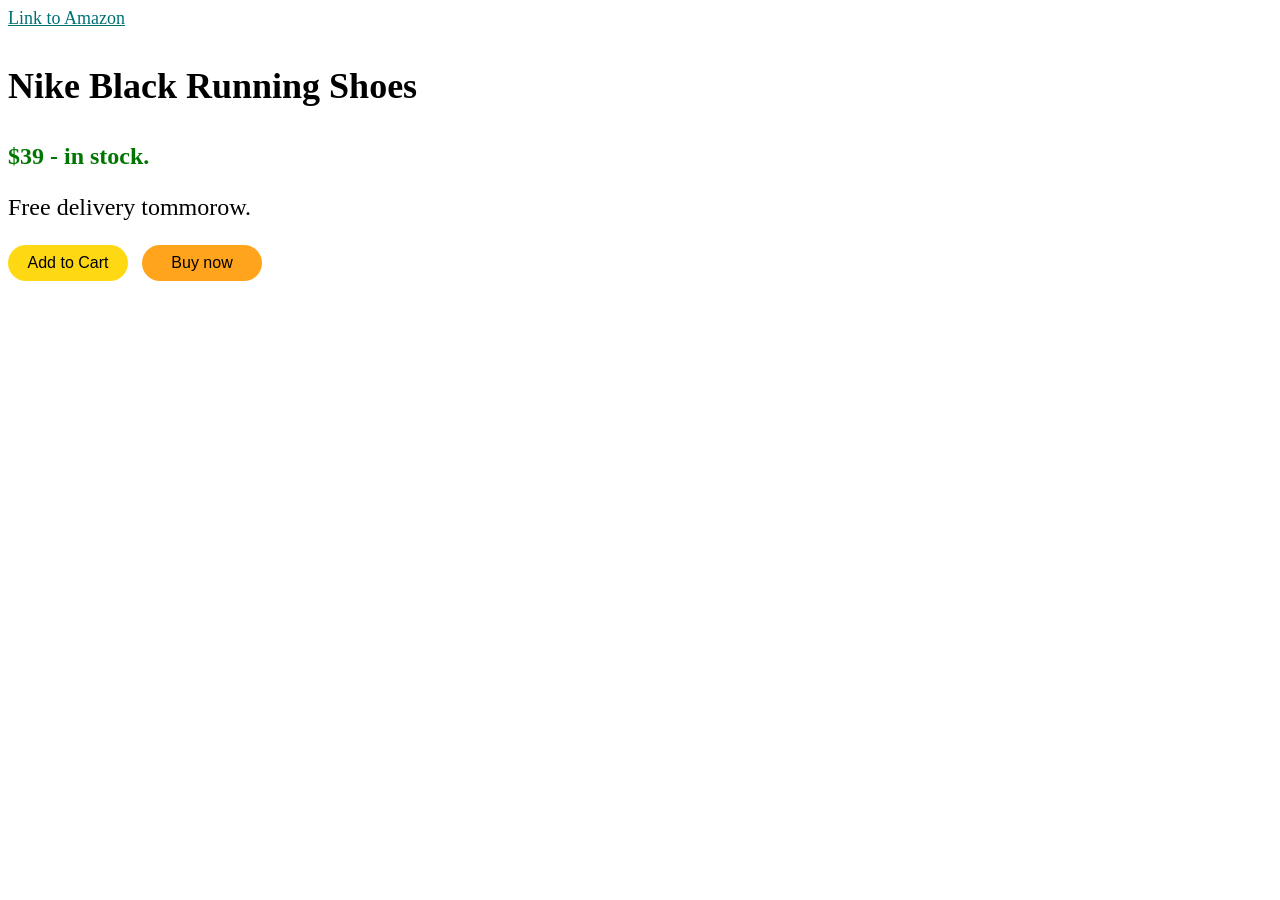
<file: intro-to-html/website.html>
<!DOCTYPE html>
<html lang="en">
<head>
    <meta charset="UTF-8">
    <meta name="viewport" content="width=device-width, initial-scale=1.0">
    <title>My Website</title>
</head>

<style>
    .text {
        color: rgb(0, 0, 0);
        font-size: 36px;
        font-weight: bold;
    }

    .cart {
        background-color: rgb(255, 216, 20);
        color: black;
        border: none;
        height: 36px;
        width: 120px;
        font-size: 16px;
        border-radius: 18px;
        cursor: pointer;
        margin-right: 10px;
    }

    .cart:hover {
        background-color: rgb(167, 100, 0);
    }

    .cart:active {
        opacity: 0.7;
    }

    .buy {
        background-color: rgb(255, 164, 28);
        color: black;
        border: none;
        height: 36px;
        width: 120px;
        font-size: 16px;
        border-radius: 18px;
        cursor: pointer;
    }

    .buy:hover {
        background-color: rgb(167, 100, 0);
    }

    .buy:active {
        opacity: 0.7;
    }

    .price {
        color: rgb(0, 118, 0);
        font-size: 24px;
        font-weight: bold;
    }

    .link {
        color: rgb(0, 113, 113);
        font-size: 18px;
    }

    .link:hover {
        color: rgb(160, 88, 0);
    }
</style>

<body>
    <a href="https://amazon.com" target="_blank" class="link">
        Link to Amazon
    </a>

    <p class="text">
        Nike Black Running Shoes
    </p>
    
    <p class="price">
        $39 - in stock.
    </p>

    <p style="font-size: 24px;">
        Free delivery tommorow.
    </p>

    <button class="cart">
        Add to Cart
    </button>
    <button class = "buy">
        Buy now
    </button>

    
</body>
</file>
<file: styles/general.css>
p {
  font-family: Roboto, Arial;
  font-weight: 400;
  margin-top: 0;
  margin-bottom: 0;
}

body {
  margin: 0;
  padding-top: 80px;
  padding-left: 96px;
  padding-right: 24px;
  background-color: rgb(248, 248, 248);
  font-family: Roboto, Arial;
}

.video-link {
  text-decoration: none;
  color: black;
}

.sidebar {
  font-weight: 600;
}
</file>
<file: styles/video.css>
.thumbnail {
  width: 100%;
}

.video-title {
  margin-top: 0;
  font-weight: 500;
  font-size: 14px;
  line-height: 20px;
  margin-bottom: 10px;
}

.video-info-grid {
  display: grid;
  grid-template-columns: 50px 1fr;
}

.profile-picture {
  width: 36px;
  height: 36px;
  border-radius: 50px;
}

.thumbnail-row {
  margin-bottom: 8px;
  position: relative;
}

.video-channel,
.video-stats {
  font-size: 12px;
  color: rgb(96, 96, 96);
}

.video-channel {
  margin-bottom: 4px;
  cursor: pointer;
}

.video-grid {
  display: grid;
  grid-template-columns: 1fr 1fr 1fr;
  column-gap: 18px;
  row-gap: 40px;
}

@media (max-width: 750px) {
  .video-grid {
    grid-template-columns: 1fr 1fr;
  }
}

@media (min-width: 751px) and (max-width: 1000px) {
  .video-grid {
    grid-template-columns: 1fr 1fr 1fr;
  }
}

@media (min-width: 1000px) and (max-width: 1200px) {
  .video-grid {
    grid-template-columns: 1fr 1fr 1fr 1fr;
  }
  .video-title {
    font-size: 16px;
    line-height: 24px;
  }
  .video-channel,
  .video-stats {
    font-size: 14px;
  }
}

@media (max-width: 1200px) {
  .sidebar {
    position: fixed;
    left: 0;
    bottom: 0;
    top: 55px;
    width: 76px;
    padding-top: 5px;
    z-index: 200;
    background-color: rgb(255, 255, 255);
  }
  .sidebar-link {
    background-color: rgb(255, 255, 255);
    height: 74px;
    display: flex;
    justify-content: center;
    align-items: center;
    flex-direction: column;
    cursor: pointer;
  }

  .sidebar-link:hover {
    background-color: lightgray;
  }

  .sidebar-link img {
    height: 24px;
    margin-bottom: 6px;
  }

  .sidebar-link div {
    font-size: 10px;
  }
}

@media (min-width: 1200px) {
  .video-grid {
    grid-template-columns: 1fr 1fr 1fr 1fr;
  }
  .video-title {
    font-size: 16px;
    line-height: 24px;
  }
  .video-channel,
  .video-stats {
    font-size: 14px;
  }
  .sidebar {
    position: fixed;
    left: 0;
    bottom: 0;
    top: 55px;
    width: 200px;
    padding-top: 10px;
    z-index: 200;
    background-color: rgb(255, 255, 255);
  }
  .sidebar-link {
    background-color: rgb(255, 255, 255);
    height: 42px;
    display: flex;
    justify-content: left;
    align-items: center;
    flex-direction: row;
    cursor: pointer;
  }

  .sidebar-link:hover {
    background-color: lightgray;
  }

  .sidebar-link img {
    height: 24px;
    margin-right: 20px;
    margin-left: 24px;
  }

  .sidebar-link div {
    font-size: 13px;
  }

  body {
    margin: 0;
    padding-top: 80px;
    padding-left: calc(96px + 120px);
    padding-right: 24px;
    background-color: rgb(251, 251, 251);
    font-family: Roboto, Arial;
  }
}

.video-time {
  background-color: rgba(0, 0, 0, 0.8);
  color: white;
  position: absolute;
  bottom: 8px;
  right: 5px;
  font-size: 12px;
  font-weight: 500;
  padding: 4px 4px;
  border-radius: 2px;
}

.profile-picture-tooltip {
  width: 46px;
  height: 46px;
  border-radius: 50px;
  margin-right: 10px;
}

.tooltip-text {
  display: flex;
  flex-direction: column;
  justify-content: center;
}

.channel-name {
  font-size: 14px;
  font-weight: 700;
  margin-bottom: 4px;
}

.subscriber-count {
  font-size: 12px;
  color: rgb(96, 96, 96);
}

.channel-picture {
  display: flex;
  justify-content: center;
  position: relative;
  height: 36px;
}

.channel-picture .tooltip {
  position: absolute;
  background-color: white;
  box-shadow: 2px 1px 8px rgba(0, 0, 0, 0.4);
  padding: 10px 16px;
  padding-right: 20px;
  font-size: 12px;
  border-radius: 4px;
  bottom: 0px;
  opacity: 0;
  transition: opacity 0.15s;
  pointer-events: none;
  white-space: nowrap;
  font-weight: 500;
  left: 10px;
  bottom: -74px;
}

.channel-picture:hover .tooltip {
  opacity: 1;
}
</file>
<file: styles/header.css>
.header {
  height: 55px;
  display: flex;
  flex-direction: row;
  justify-content: space-between;
  position: fixed;
  top: 0;
  left: 0;
  right: 0;
  z-index: 100;

  background-color: white;
  border-bottom-width: 1px;
  border-bottom-style: solid;
  border-color: lightgray;
}

.left-section {
  display: flex;
  align-items: center;
}

.humburger-menu {
  height: 24px;
  margin-left: 24px;
  margin-right: 24px;
}

.youtube-logo {
  height: 20px;
}

.middle-section {
  flex: 1;
  margin-left: 70px;
  margin-right: 35px;
  max-width: 500px;
  display: flex;
  align-items: center;
}

.search-bar {
  flex: 1;
  height: 36px;
  padding-left: 10px;
  font-size: 16px;
  border: 1px solid rgb(192, 192, 192);
  border-radius: 0px;
  width: 0;
  position: relative;
  box-shadow: inset 1px 2px 3px rgba(0, 0, 0, 0.1);
}

.search-button,
.voice-button,
.upload-icon-div,
.apps-icon-div,
.notifications-icon-div {
  display: flex;
  justify-content: center;
  align-items: center;
  position: relative;
  cursor: pointer;
}

.search-button .tooltip,
.voice-button .tooltip,
.upload-icon-div .tooltip,
.apps-icon-div .tooltip,
.notifications-icon-div .tooltip {
  Position: absolute;
  background-color: gray;
  color: white;
  padding: 4px 8px;
  font-size: 12px;
  border-radius: 2px;
  bottom: -30px;
  opacity: 0;
  transition: opacity 0.15s;
  pointer-events: none;
  white-space: nowrap;
  font-weight: 500;
}

.search-button:hover .tooltip,
.voice-button:hover .tooltip,
.upload-icon-div:hover .tooltip,
.apps-icon-div:hover .tooltip,
.notifications-icon-div:hover .tooltip {
  opacity: 1;
}

.search-bar::placeholder {
  font-family: Robot, Arial;
  font-size: 16px;
}

.search-button {
  height: 39.6px;
  width: 65px;
  background-color: rbg(240, 240, 240);
  border-width: 1px;
  border-style: solid;
  border-color: rgb(192, 192, 192);
  margin-left: -1px;
  margin-right: 10px;
}


.search-icon {
  height: 25px;
}


.voice-button {
  height: 40px;
  width: 40px;
  border-radius: 20px;
  border: none;
  background-color: rgb(245, 245, 245);
}

.voice-icon {
  height: 24px;
}

.right-section {
  width: 160px;
  display: flex;
  align-items: center;
  margin-right: 20px;
  justify-content: space-between;
  flex-shrink: 0;
}

.notification-icon,
.app-icon,
.upload-icon {
  height: 24px;
}

.notifications-icon-div {
  position: relative;
}

.notifications-count {
  position: absolute;
  top: -2px;
  right: -4px;
  background-color: rgb(196, 0, 0);
  color: white;
  font-size: 11px;
  font-weight: 500;
  padding: 2px 5px;
  border-radius: 10px;

}

.my-channel-icon {
  height: 32px;
  border-radius: 16px;
  cursor: pointer;
}
</file>
